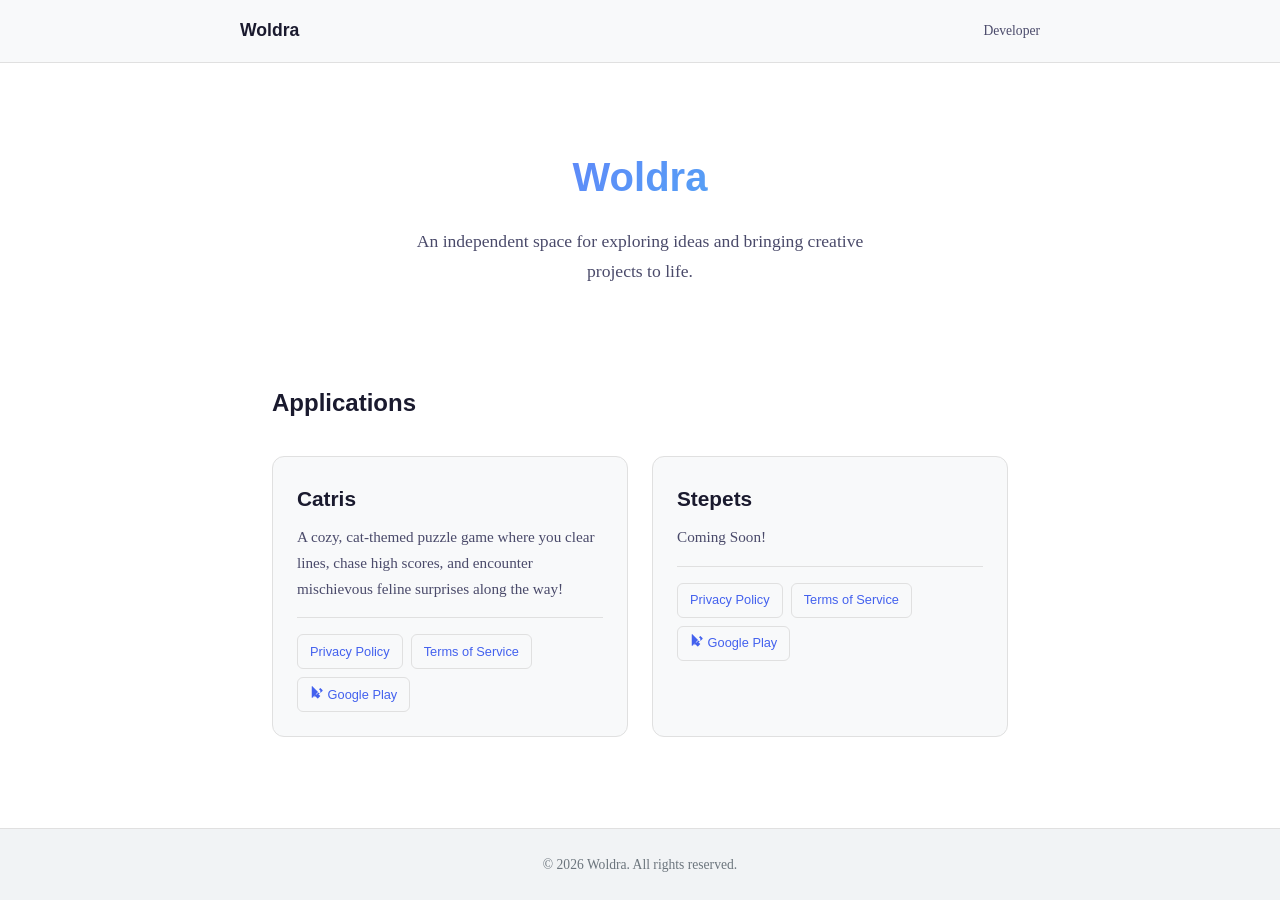
<file: index.html>
<!DOCTYPE html>
<html lang="en">
<head>
  <meta charset="UTF-8">
  <meta name="viewport" content="width=device-width, initial-scale=1.0">
  <title>Woldra - Developer Apps</title>
  <link rel="stylesheet" href="assets/css/base.css">
  <style>
    /* Landing page specific styles */
    .hero {
      text-align: center;
      padding: 3rem 0;
      margin-bottom: 2rem;
    }

    .hero h1 {
      font-family: var(--font-heading);
      font-size: 2.5rem;
      font-weight: 800;
      margin-bottom: 1rem;
      background: linear-gradient(135deg, #6c63ff 0%, #48c6ef 100%);
      -webkit-background-clip: text;
      -webkit-text-fill-color: transparent;
      background-clip: text;
    }

    .hero p {
      font-size: 1.1rem;
      color: var(--text-secondary);
      max-width: 500px;
      margin: 0 auto;
    }

    .apps-grid {
      display: grid;
      grid-template-columns: repeat(auto-fill, minmax(280px, 1fr));
      gap: 1.5rem;
      margin-top: 2rem;
    }

    .app-card {
      background: var(--bg-secondary);
      border: 1px solid var(--border);
      border-radius: 12px;
      padding: 1.5rem;
      color: inherit;
      transition: all 0.2s ease;
    }

    .app-card:hover {
      border-color: var(--accent);
      box-shadow: 0 4px 12px rgba(0, 0, 0, 0.08);
    }

    .app-card h2 {
      font-family: var(--font-heading);
      font-size: 1.3rem;
      font-weight: 600;
      margin-bottom: 0.5rem;
      color: var(--text-primary);
    }

    .app-card p {
      font-size: 0.95rem;
      color: var(--text-secondary);
      margin-bottom: 0;
    }

    .app-card .links {
      display: flex;
      gap: 0.5rem;
      flex-wrap: wrap;
      margin-top: 1rem;
      padding-top: 1rem;
      border-top: 1px solid var(--border);
    }

    .app-card .links a {
      font-family: var(--font-heading);
      font-size: 0.8rem;
      font-weight: 500;
      padding: 0.35rem 0.75rem;
      border: 1px solid var(--border);
      border-radius: 6px;
      color: var(--accent);
      text-decoration: none;
      transition: all 0.2s ease;
    }

    .app-card .links a:hover {
      background: var(--accent);
      color: #ffffff;
      border-color: var(--accent);
    }

    .section-title {
      font-family: var(--font-heading);
      font-size: 1.5rem;
      font-weight: 600;
      margin-top: 3rem;
      margin-bottom: 1rem;
      color: var(--text-primary);
    }
  </style>
</head>
<body>
  <header class="site-header">
    <div class="header-inner">
      <span class="app-name">Woldra</span>
      <span style="font-size: 0.85rem; color: var(--text-secondary);">Developer</span>
    </div>
  </header>

  <main class="main-content">
    <div class="hero">
      <h1>Woldra</h1>
      <p>An independent space for exploring ideas and bringing creative projects to life.</p>
    </div>

    <h2 class="section-title">Applications</h2>
    <div class="apps-grid">
      <!-- Catris -->
      <div class="app-card">
        <h2>Catris</h2>
        <p>A cozy, cat-themed puzzle game where you clear lines, chase high scores, and encounter mischievous feline surprises along the way!</p>
        <div class="links">
          <a href="/catris/privacyPolicy">Privacy Policy</a>
          <a href="/catris/termsOfService">Terms of Service</a>
          <a href="https://play.google.com/store/apps/details?id=com.woldra.catris" target="_blank" rel="noopener noreferrer">
            <svg width="14" height="14" viewBox="0 0 24 24" fill="currentColor"><path d="M3.609 1.814L13.792 12 3.61 22.186a.996.996 0 0 1-.61-.92V2.734a1 1 0 0 1 .609-.92zm10.89 10.893l2.302 2.302-10.937 6.333 8.635-8.635zm3.199-3.199L15.4 7.39 17.702 5.09 21.39 8.777a1.001 1.001 0 0 1 0 1.414l-3.692 3.692zM15.4 16.61l2.302 2.302-3.688 3.688a1.001 1.001 0 0 1-1.414 0L5.09 15.4 15.4 16.61z"/></svg>
            Google Play
          </a>
        </div>
      </div>

      <!-- Stepets (placeholder) -->
      <div class="app-card">
        <h2>Stepets</h2>
        <p>Coming Soon!</p>
        <div class="links">
          <a href="/stepets/privacyPolicy">Privacy Policy</a>
          <a href="/stepets/termsOfService">Terms of Service</a>
          <a href="https://play.google.com/store/apps/details?id=com.woldra.stepets" target="_blank" rel="noopener noreferrer">
            <svg width="14" height="14" viewBox="0 0 24 24" fill="currentColor"><path d="M3.609 1.814L13.792 12 3.61 22.186a.996.996 0 0 1-.61-.92V2.734a1 1 0 0 1 .609-.92zm10.89 10.893l2.302 2.302-10.937 6.333 8.635-8.635zm3.199-3.199L15.4 7.39 17.702 5.09 21.39 8.777a1.001 1.001 0 0 1 0 1.414l-3.692 3.692zM15.4 16.61l2.302 2.302-3.688 3.688a1.001 1.001 0 0 1-1.414 0L5.09 15.4 15.4 16.61z"/></svg>
            Google Play
          </a>
        </div>
      </div>
    </div>
  </main>

  <footer class="site-footer">
    <div class="footer-inner">
      <p>&copy; 2026 Woldra. All rights reserved.</p>
    </div>
  </footer>
</body>
</html>
</file>
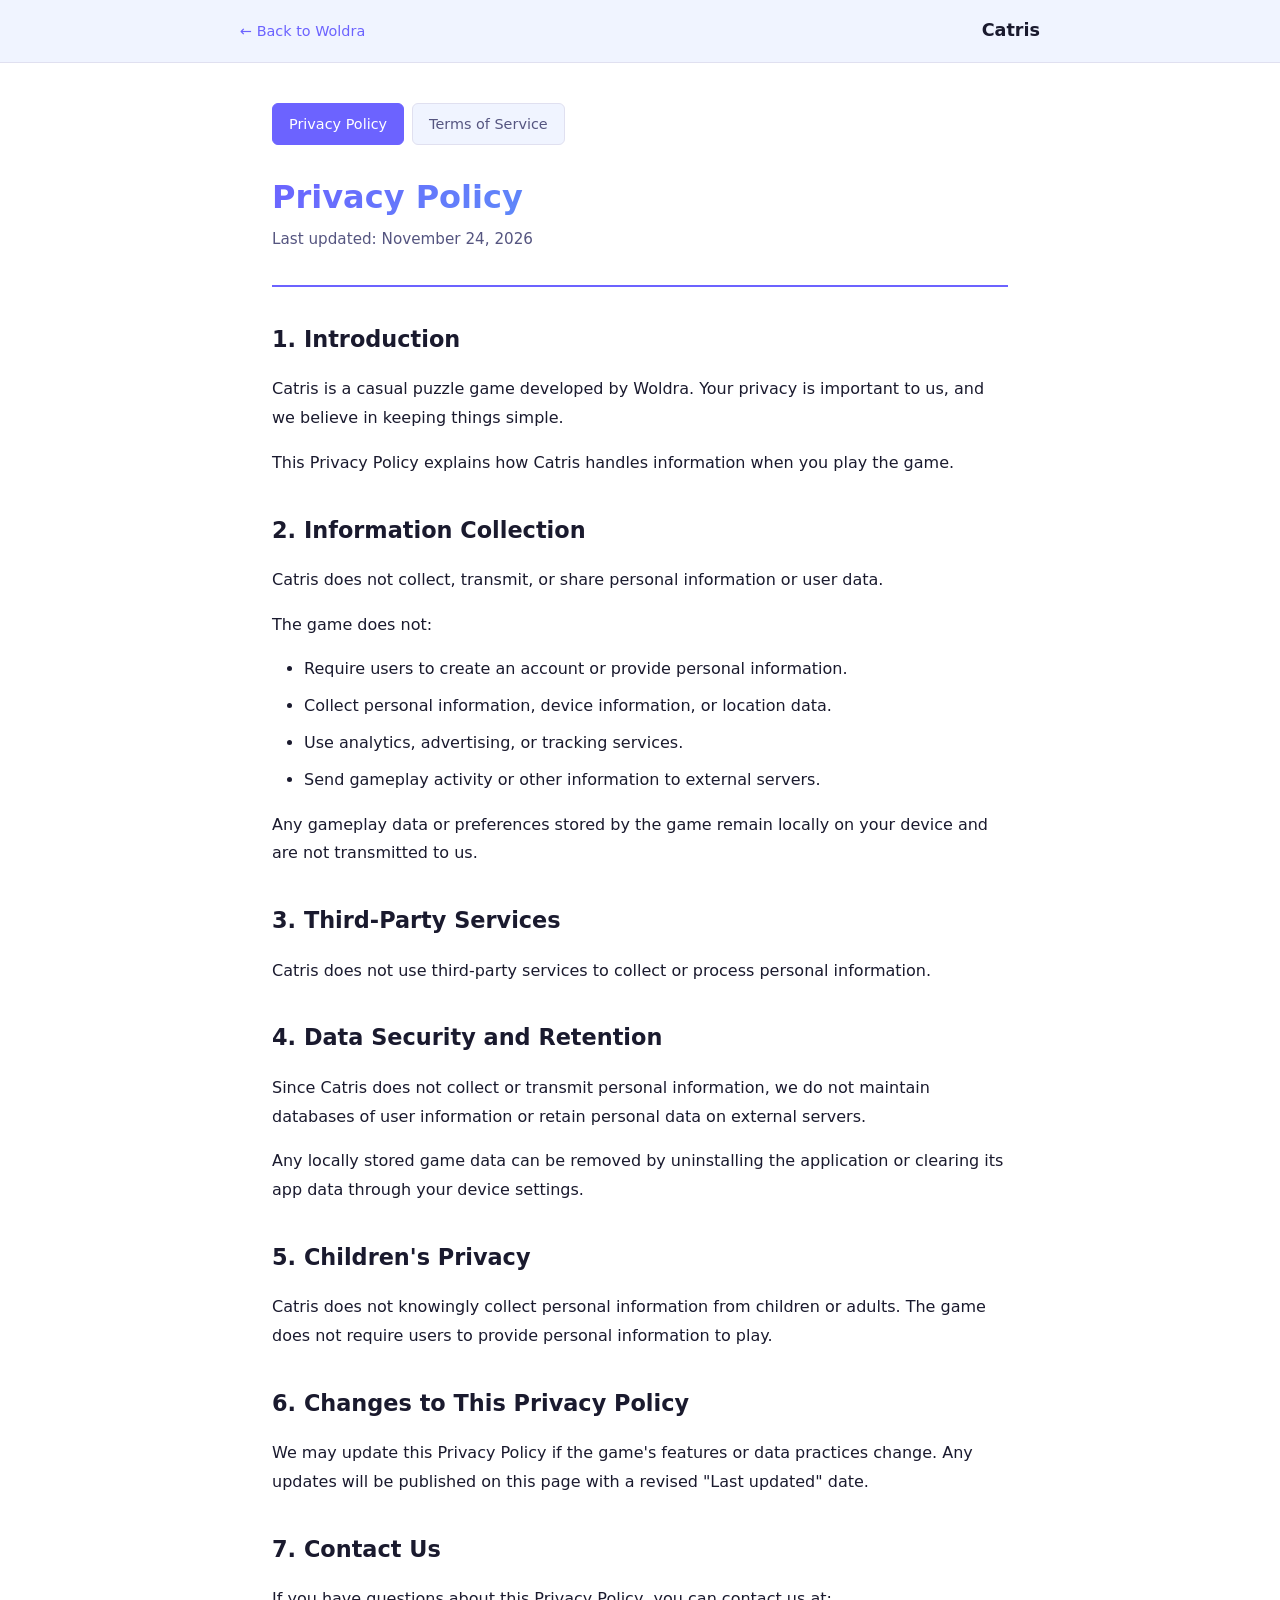
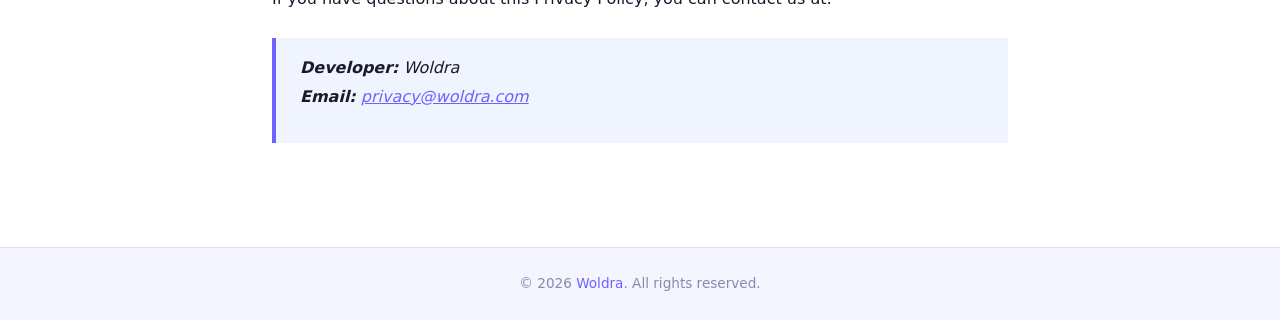
<file: catris/privacyPolicy/index.html>
<!DOCTYPE html>
<html lang="en">
<head>
  <meta charset="UTF-8">
  <meta name="viewport" content="width=device-width, initial-scale=1.0">
  <title>Privacy Policy - Catris | Woldra</title>
  <link rel="stylesheet" href="./../../assets/css/base.css">
  <link rel="stylesheet" href="../theme.css">
</head>
<body>
  <header class="site-header">
    <div class="header-inner">
      <a href="/" class="back-link">&larr; Back to Woldra</a>
      <span class="app-name">Catris</span>
    </div>
  </header>

  <main class="main-content">
    <nav class="page-nav">
      <a href="/catris/privacyPolicy" class="active">Privacy Policy</a>
      <a href="/catris/termsOfService">Terms of Service</a>
    </nav>

    <h1 class="page-title">Privacy Policy</h1>
    <p class="page-subtitle">Last updated: November 24, 2026</p>

    <div class="document-content">
      <h2>1. Introduction</h2>
      <p>Catris is a casual puzzle game developed by Woldra. Your privacy is important to us, and we believe in keeping things simple.</p>
      <p>This Privacy Policy explains how Catris handles information when you play the game.</p>

      <h2>2. Information Collection</h2>
      <p>Catris does not collect, transmit, or share personal information or user data.</p>
      <p>The game does not:</p>
      <ul>
        <li>Require users to create an account or provide personal information.</li>
        <li>Collect personal information, device information, or location data.</li>
        <li>Use analytics, advertising, or tracking services.</li>
        <li>Send gameplay activity or other information to external servers.</li>
      </ul>
      <p>Any gameplay data or preferences stored by the game remain locally on your device and are not transmitted to us.</p>

      <h2>3. Third-Party Services</h2>
      <p>Catris does not use third-party services to collect or process personal information.</p>

      <h2>4. Data Security and Retention</h2>
      <p>Since Catris does not collect or transmit personal information, we do not maintain databases of user information or retain personal data on external servers.</p>
      <p>Any locally stored game data can be removed by uninstalling the application or clearing its app data through your device settings.</p>

      <h2>5. Children's Privacy</h2>
      <p>Catris does not knowingly collect personal information from children or adults. The game does not require users to provide personal information to play.</p>

      <h2>6. Changes to This Privacy Policy</h2>
      <p>We may update this Privacy Policy if the game's features or data practices change. Any updates will be published on this page with a revised "Last updated" date.</p>

      <h2>7. Contact Us</h2>
      <p>If you have questions about this Privacy Policy, you can contact us at:</p>
      <blockquote>
        <p><strong>Developer:</strong> Woldra<br>
        <strong>Email:</strong> <a href="mailto:privacy@woldra.com">privacy@woldra.com</a></p>
      </blockquote>
    </div>
  </main>

  <footer class="site-footer">
    <div class="footer-inner">
      <p>&copy; 2026 <a href="./../../">Woldra</a>. All rights reserved.</p>
    </div>
  </footer>
</body>
</html>
</file>
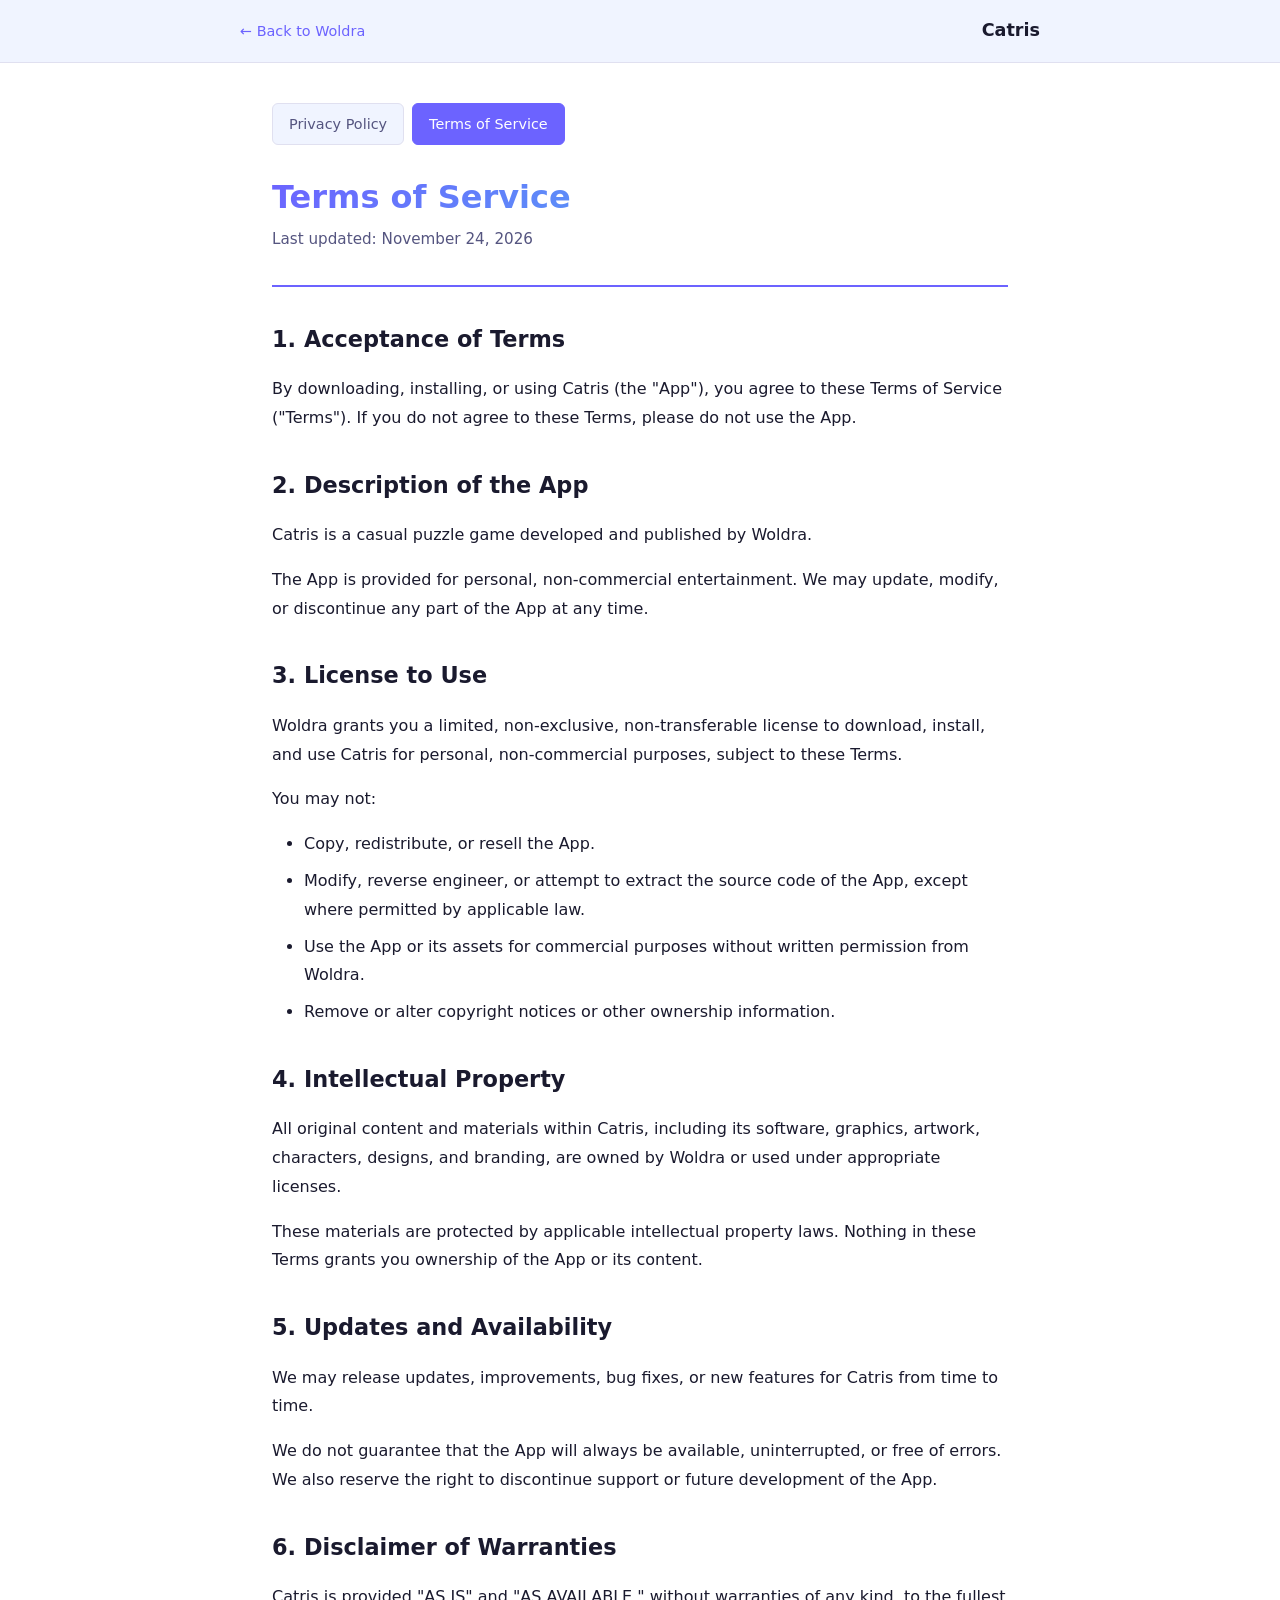
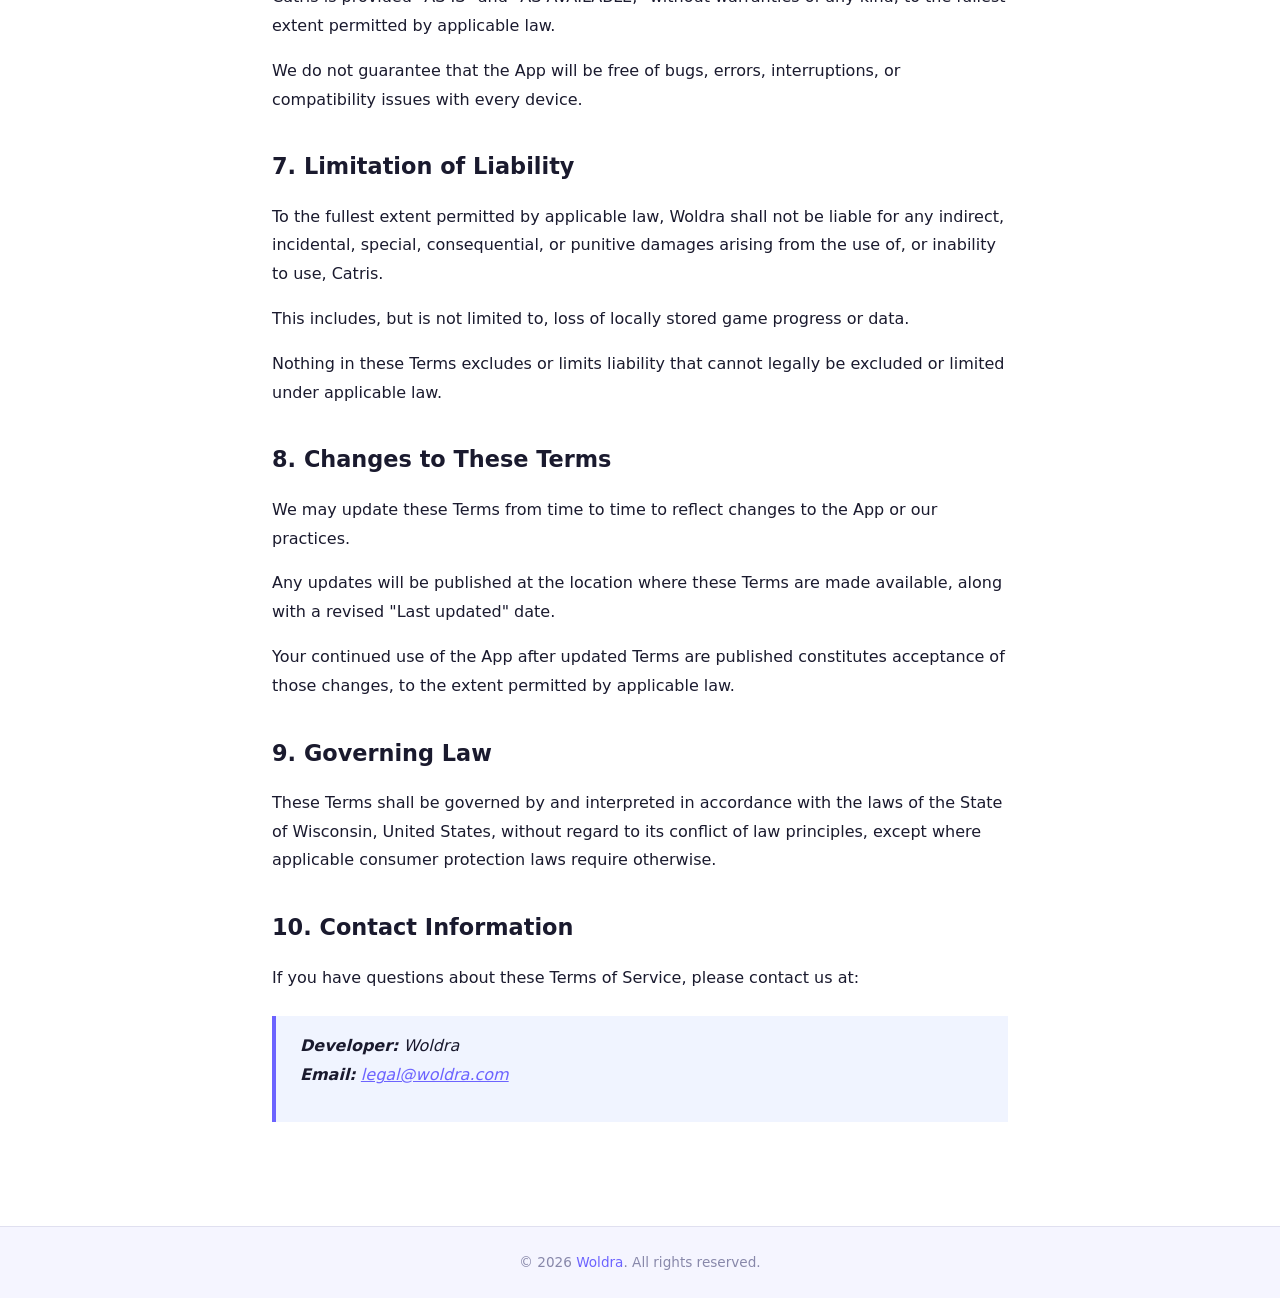
<file: catris/termsOfService/index.html>
<!DOCTYPE html>
<html lang="en">
<head>
  <meta charset="UTF-8">
  <meta name="viewport" content="width=device-width, initial-scale=1.0">
  <title>Terms of Service - Catris | Woldra</title>
  <link rel="stylesheet" href="./../../assets/css/base.css">
  <link rel="stylesheet" href="../theme.css">
</head>
<body>
  <header class="site-header">
    <div class="header-inner">
      <a href="/" class="back-link">&larr; Back to Woldra</a>
      <span class="app-name">Catris</span>
    </div>
  </header>

  <main class="main-content">
    <nav class="page-nav">
      <a href="/catris/privacyPolicy">Privacy Policy</a>
      <a href="/catris/termsOfService" class="active">Terms of Service</a>
    </nav>

    <h1 class="page-title">Terms of Service</h1>
    <p class="page-subtitle">Last updated: November 24, 2026</p>

    <div class="document-content">
      <h2>1. Acceptance of Terms</h2>
      <p>By downloading, installing, or using Catris (the "App"), you agree to these Terms of Service ("Terms"). If you do not agree to these Terms, please do not use the App.</p>

      <h2>2. Description of the App</h2>
      <p>Catris is a casual puzzle game developed and published by Woldra.</p>
      <p>The App is provided for personal, non-commercial entertainment. We may update, modify, or discontinue any part of the App at any time.</p>

      <h2>3. License to Use</h2>
      <p>Woldra grants you a limited, non-exclusive, non-transferable license to download, install, and use Catris for personal, non-commercial purposes, subject to these Terms.</p>
      <p>You may not:</p>
      <ul>
        <li>Copy, redistribute, or resell the App.</li>
        <li>Modify, reverse engineer, or attempt to extract the source code of the App, except where permitted by applicable law.</li>
        <li>Use the App or its assets for commercial purposes without written permission from Woldra.</li>
        <li>Remove or alter copyright notices or other ownership information.</li>
      </ul>

      <h2>4. Intellectual Property</h2>
      <p>All original content and materials within Catris, including its software, graphics, artwork, characters, designs, and branding, are owned by Woldra or used under appropriate licenses.</p>
      <p>These materials are protected by applicable intellectual property laws. Nothing in these Terms grants you ownership of the App or its content.</p>

      <h2>5. Updates and Availability</h2>
      <p>We may release updates, improvements, bug fixes, or new features for Catris from time to time.</p>
      <p>We do not guarantee that the App will always be available, uninterrupted, or free of errors. We also reserve the right to discontinue support or future development of the App.</p>

      <h2>6. Disclaimer of Warranties</h2>
      <p>Catris is provided "AS IS" and "AS AVAILABLE," without warranties of any kind, to the fullest extent permitted by applicable law.</p>
      <p>We do not guarantee that the App will be free of bugs, errors, interruptions, or compatibility issues with every device.</p>

      <h2>7. Limitation of Liability</h2>
      <p>To the fullest extent permitted by applicable law, Woldra shall not be liable for any indirect, incidental, special, consequential, or punitive damages arising from the use of, or inability to use, Catris.</p>
      <p>This includes, but is not limited to, loss of locally stored game progress or data.</p>
      <p>Nothing in these Terms excludes or limits liability that cannot legally be excluded or limited under applicable law.</p>

      <h2>8. Changes to These Terms</h2>
      <p>We may update these Terms from time to time to reflect changes to the App or our practices.</p>
      <p>Any updates will be published at the location where these Terms are made available, along with a revised "Last updated" date.</p>
      <p>Your continued use of the App after updated Terms are published constitutes acceptance of those changes, to the extent permitted by applicable law.</p>

      <h2>9. Governing Law</h2>
      <p>These Terms shall be governed by and interpreted in accordance with the laws of the State of Wisconsin, United States, without regard to its conflict of law principles, except where applicable consumer protection laws require otherwise.</p>

      <h2>10. Contact Information</h2>
      <p>If you have questions about these Terms of Service, please contact us at:</p>
      <blockquote>
        <p><strong>Developer:</strong> Woldra<br>
        <strong>Email:</strong> <a href="mailto:legal@woldra.com">legal@woldra.com</a></p>
      </blockquote>
    </div>
  </main>

  <footer class="site-footer">
    <div class="footer-inner">
      <p>&copy; 2026 <a href="./../../">Woldra</a>. All rights reserved.</p>
    </div>
  </footer>
</body>
</html>
</file>
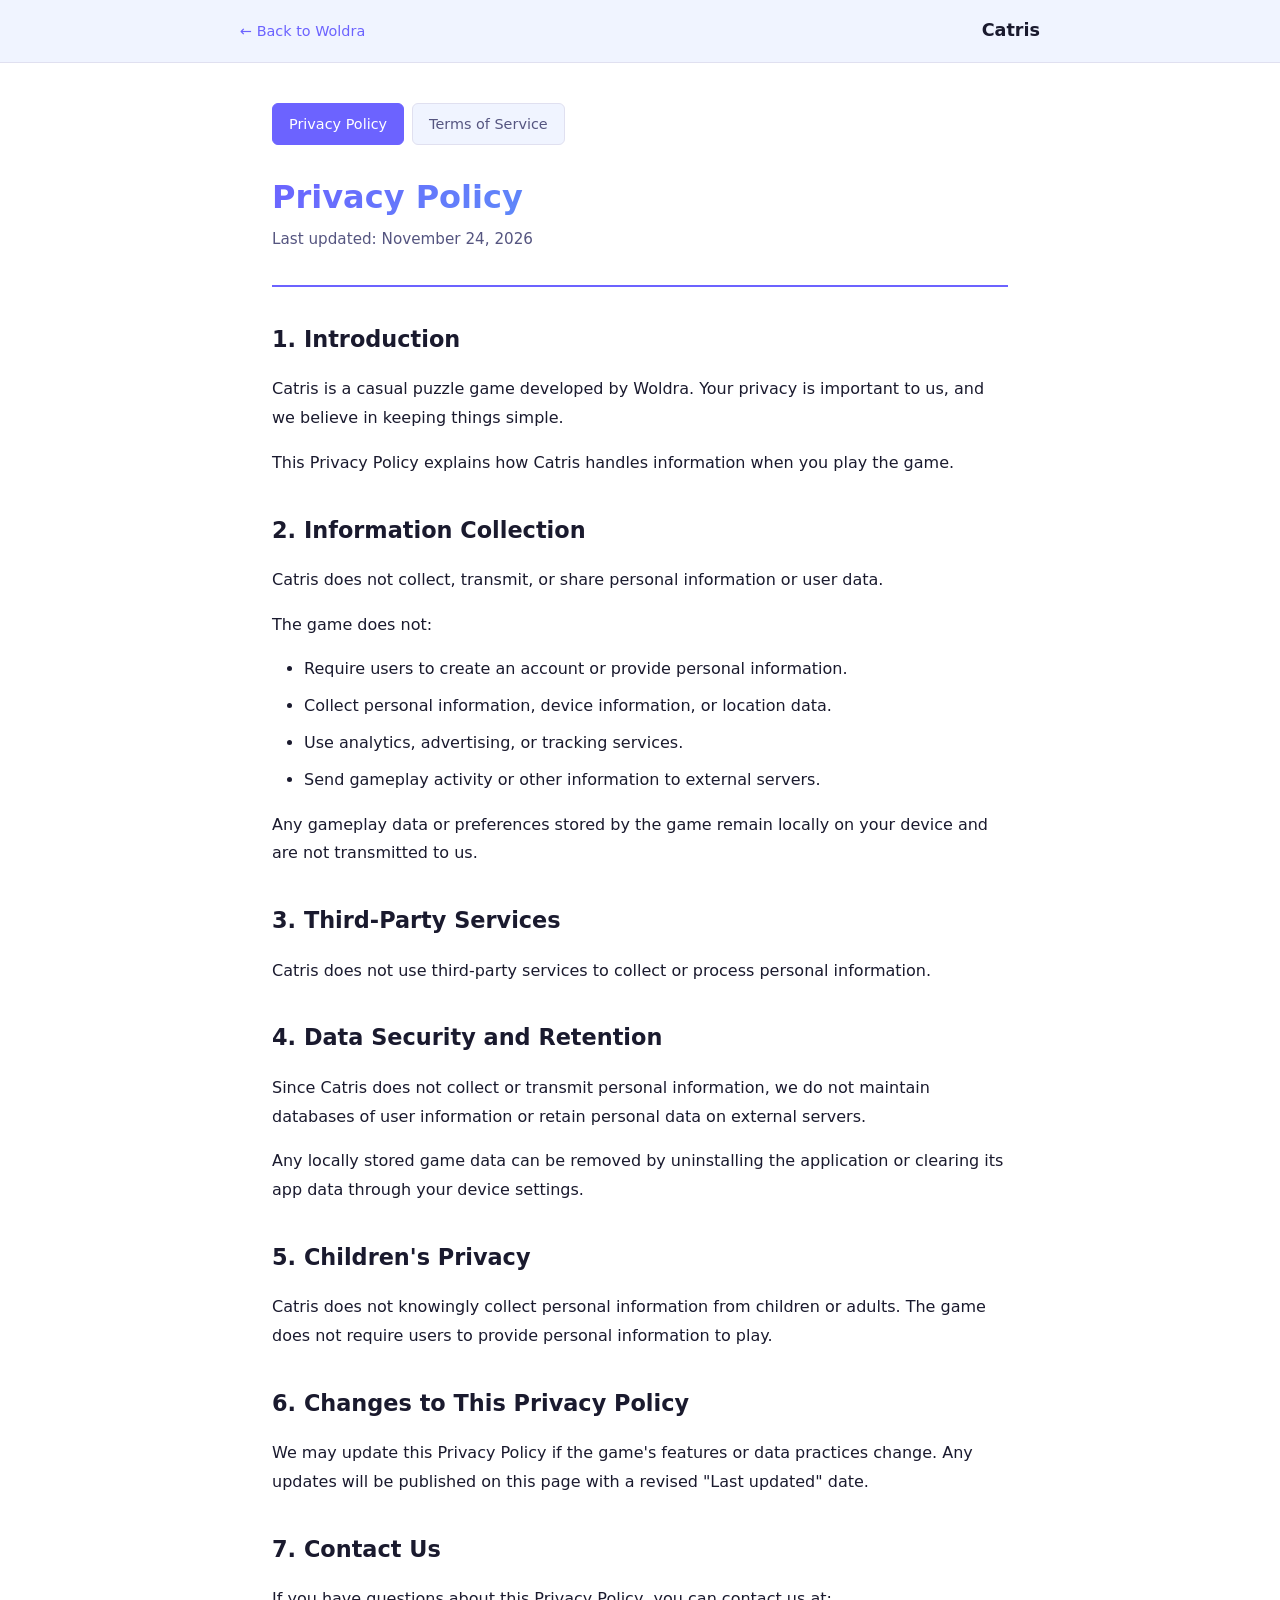
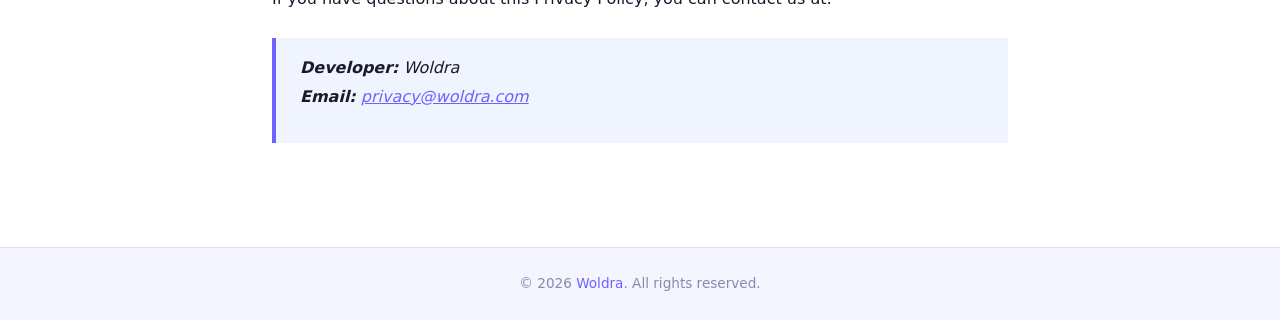
<file: apps/catris/privacyPolicy/index.html>
<!DOCTYPE html>
<html lang="en">
<head>
  <meta charset="UTF-8">
  <meta name="viewport" content="width=device-width, initial-scale=1.0">
  <title>Privacy Policy - Catris | Woldra</title>
  <link rel="stylesheet" href="../../../assets/css/base.css">
  <link rel="stylesheet" href="../theme.css">
</head>
<body>
  <header class="site-header">
    <div class="header-inner">
      <a href="../../../" class="back-link">&larr; Back to Woldra</a>
      <span class="app-name">Catris</span>
    </div>
  </header>

  <main class="main-content">
    <nav class="page-nav">
      <a href="privacyPolicy" class="active">Privacy Policy</a>
      <a href="termsOfService">Terms of Service</a>
    </nav>

    <h1 class="page-title">Privacy Policy</h1>
    <p class="page-subtitle">Last updated: November 24, 2026</p>

    <div class="document-content">
      <h2>1. Introduction</h2>
      <p>Catris is a casual puzzle game developed by Woldra. Your privacy is important to us, and we believe in keeping things simple.</p>
      <p>This Privacy Policy explains how Catris handles information when you play the game.</p>

      <h2>2. Information Collection</h2>
      <p>Catris does not collect, transmit, or share personal information or user data.</p>
      <p>The game does not:</p>
      <ul>
        <li>Require users to create an account or provide personal information.</li>
        <li>Collect personal information, device information, or location data.</li>
        <li>Use analytics, advertising, or tracking services.</li>
        <li>Send gameplay activity or other information to external servers.</li>
      </ul>
      <p>Any gameplay data or preferences stored by the game remain locally on your device and are not transmitted to us.</p>

      <h2>3. Third-Party Services</h2>
      <p>Catris does not use third-party services to collect or process personal information.</p>

      <h2>4. Data Security and Retention</h2>
      <p>Since Catris does not collect or transmit personal information, we do not maintain databases of user information or retain personal data on external servers.</p>
      <p>Any locally stored game data can be removed by uninstalling the application or clearing its app data through your device settings.</p>

      <h2>5. Children's Privacy</h2>
      <p>Catris does not knowingly collect personal information from children or adults. The game does not require users to provide personal information to play.</p>

      <h2>6. Changes to This Privacy Policy</h2>
      <p>We may update this Privacy Policy if the game's features or data practices change. Any updates will be published on this page with a revised "Last updated" date.</p>

      <h2>7. Contact Us</h2>
      <p>If you have questions about this Privacy Policy, you can contact us at:</p>
      <blockquote>
        <p><strong>Developer:</strong> Woldra<br>
        <strong>Email:</strong> <a href="mailto:privacy@woldra.com">privacy@woldra.com</a></p>
      </blockquote>
    </div>
  </main>

  <footer class="site-footer">
    <div class="footer-inner">
      <p>&copy; 2026 <a href="../../../">Woldra</a>. All rights reserved.</p>
    </div>
  </footer>
</body>
</html>
</file>
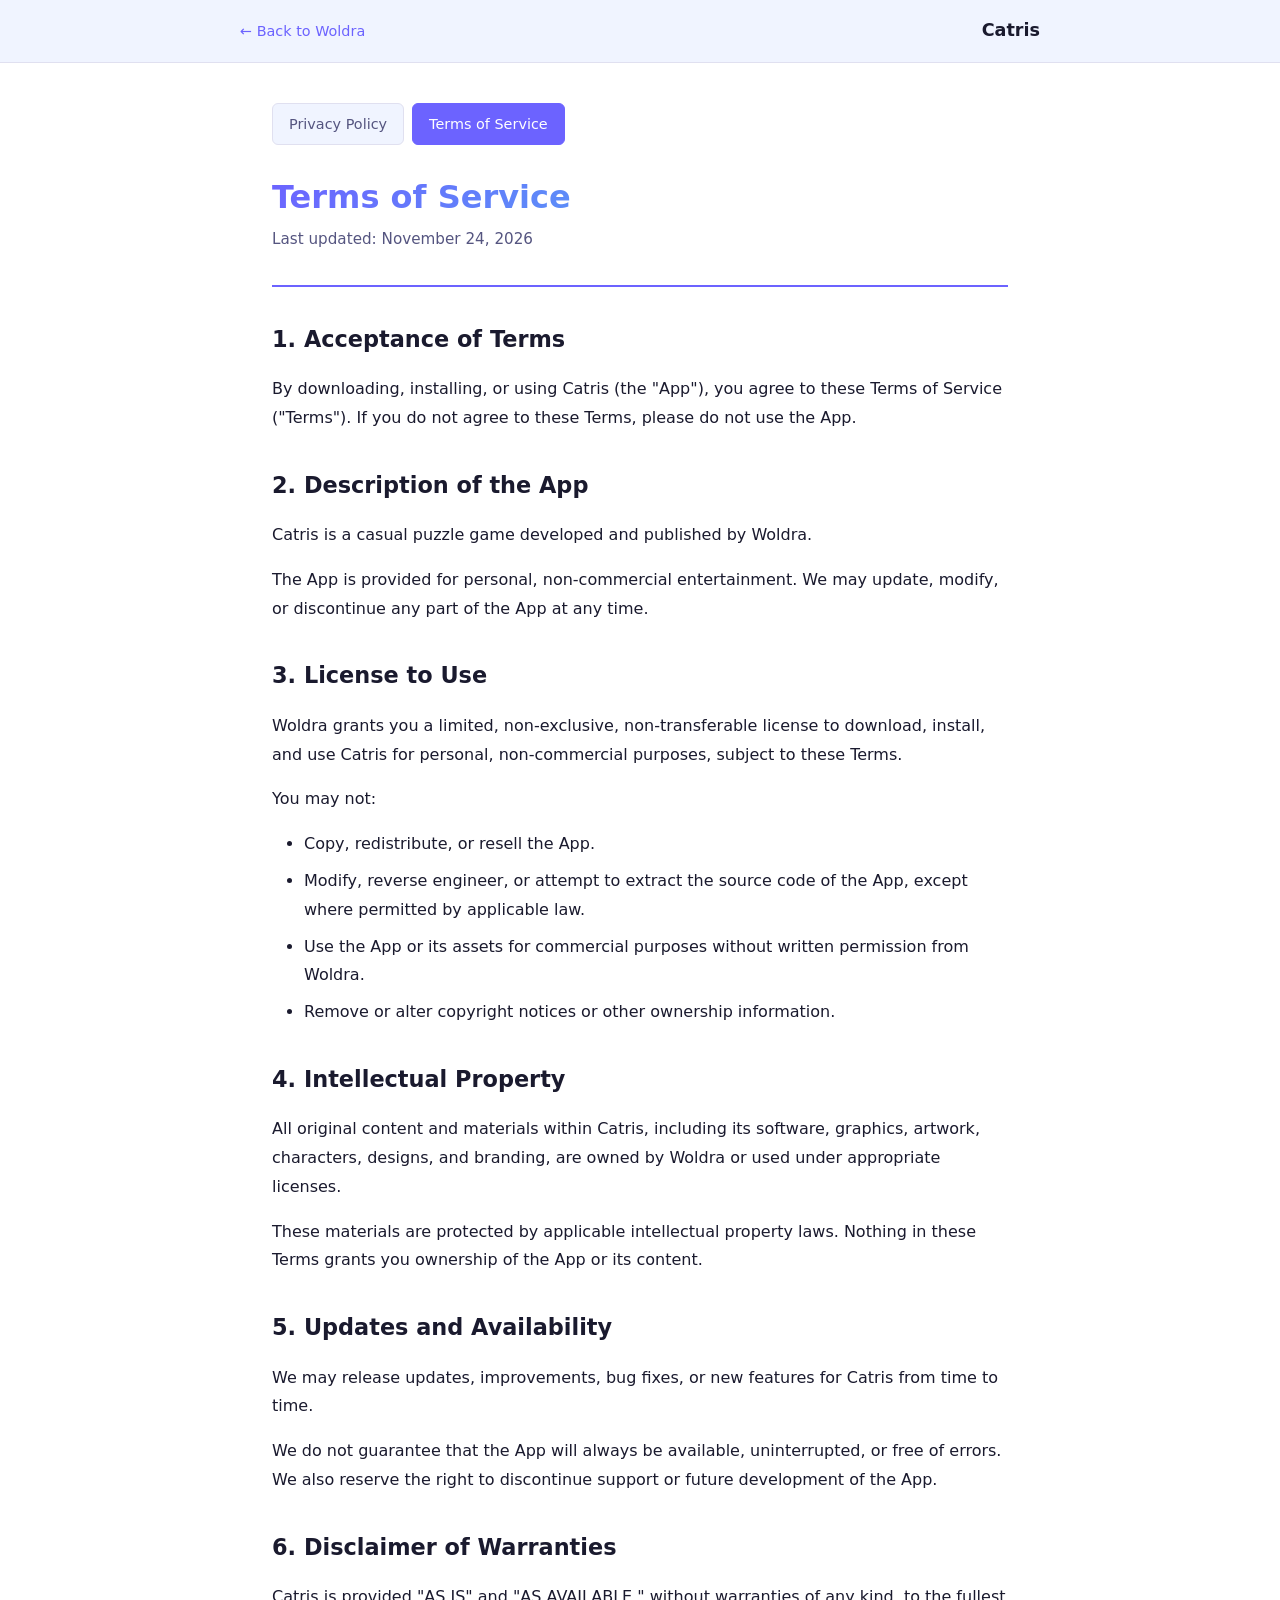
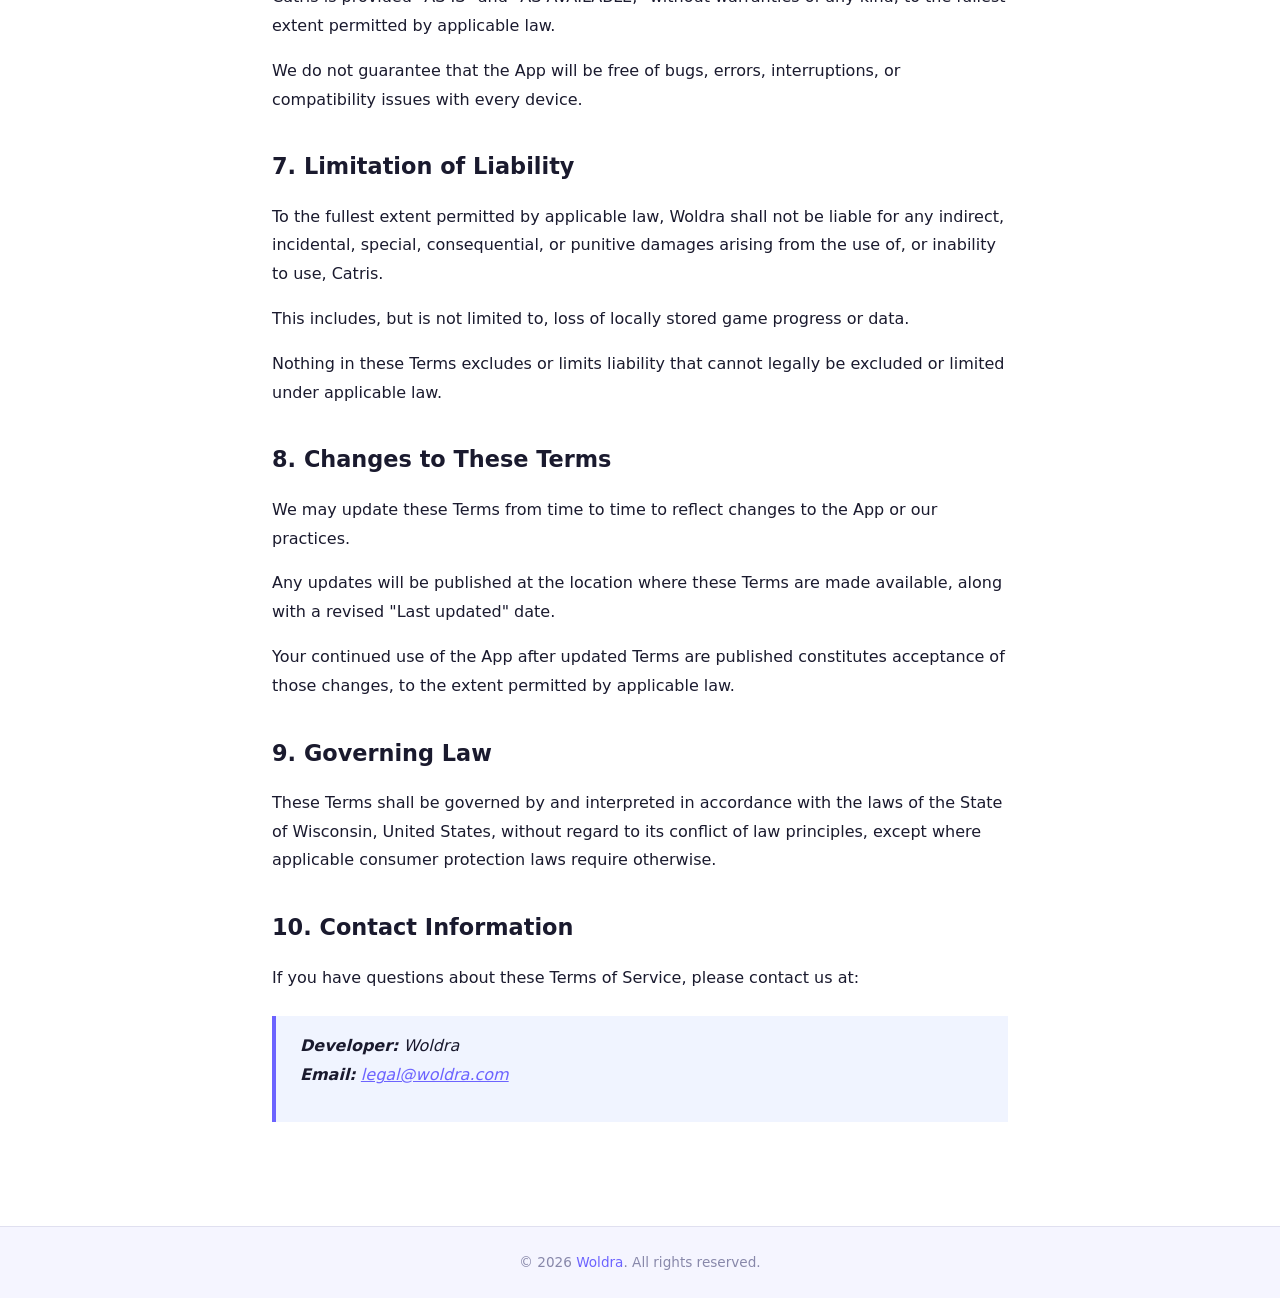
<file: apps/catris/termsOfService/index.html>
<!DOCTYPE html>
<html lang="en">
<head>
  <meta charset="UTF-8">
  <meta name="viewport" content="width=device-width, initial-scale=1.0">
  <title>Terms of Service - Catris | Woldra</title>
  <link rel="stylesheet" href="../../../assets/css/base.css">
  <link rel="stylesheet" href="../theme.css">
</head>
<body>
  <header class="site-header">
    <div class="header-inner">
      <a href="../../../" class="back-link">&larr; Back to Woldra</a>
      <span class="app-name">Catris</span>
    </div>
  </header>

  <main class="main-content">
    <nav class="page-nav">
      <a href="privacyPolicy">Privacy Policy</a>
      <a href="termsOfService" class="active">Terms of Service</a>
    </nav>

    <h1 class="page-title">Terms of Service</h1>
    <p class="page-subtitle">Last updated: November 24, 2026</p>

    <div class="document-content">
      <h2>1. Acceptance of Terms</h2>
      <p>By downloading, installing, or using Catris (the "App"), you agree to these Terms of Service ("Terms"). If you do not agree to these Terms, please do not use the App.</p>

      <h2>2. Description of the App</h2>
      <p>Catris is a casual puzzle game developed and published by Woldra.</p>
      <p>The App is provided for personal, non-commercial entertainment. We may update, modify, or discontinue any part of the App at any time.</p>

      <h2>3. License to Use</h2>
      <p>Woldra grants you a limited, non-exclusive, non-transferable license to download, install, and use Catris for personal, non-commercial purposes, subject to these Terms.</p>
      <p>You may not:</p>
      <ul>
        <li>Copy, redistribute, or resell the App.</li>
        <li>Modify, reverse engineer, or attempt to extract the source code of the App, except where permitted by applicable law.</li>
        <li>Use the App or its assets for commercial purposes without written permission from Woldra.</li>
        <li>Remove or alter copyright notices or other ownership information.</li>
      </ul>

      <h2>4. Intellectual Property</h2>
      <p>All original content and materials within Catris, including its software, graphics, artwork, characters, designs, and branding, are owned by Woldra or used under appropriate licenses.</p>
      <p>These materials are protected by applicable intellectual property laws. Nothing in these Terms grants you ownership of the App or its content.</p>

      <h2>5. Updates and Availability</h2>
      <p>We may release updates, improvements, bug fixes, or new features for Catris from time to time.</p>
      <p>We do not guarantee that the App will always be available, uninterrupted, or free of errors. We also reserve the right to discontinue support or future development of the App.</p>

      <h2>6. Disclaimer of Warranties</h2>
      <p>Catris is provided "AS IS" and "AS AVAILABLE," without warranties of any kind, to the fullest extent permitted by applicable law.</p>
      <p>We do not guarantee that the App will be free of bugs, errors, interruptions, or compatibility issues with every device.</p>

      <h2>7. Limitation of Liability</h2>
      <p>To the fullest extent permitted by applicable law, Woldra shall not be liable for any indirect, incidental, special, consequential, or punitive damages arising from the use of, or inability to use, Catris.</p>
      <p>This includes, but is not limited to, loss of locally stored game progress or data.</p>
      <p>Nothing in these Terms excludes or limits liability that cannot legally be excluded or limited under applicable law.</p>

      <h2>8. Changes to These Terms</h2>
      <p>We may update these Terms from time to time to reflect changes to the App or our practices.</p>
      <p>Any updates will be published at the location where these Terms are made available, along with a revised "Last updated" date.</p>
      <p>Your continued use of the App after updated Terms are published constitutes acceptance of those changes, to the extent permitted by applicable law.</p>

      <h2>9. Governing Law</h2>
      <p>These Terms shall be governed by and interpreted in accordance with the laws of the State of Wisconsin, United States, without regard to its conflict of law principles, except where applicable consumer protection laws require otherwise.</p>

      <h2>10. Contact Information</h2>
      <p>If you have questions about these Terms of Service, please contact us at:</p>
      <blockquote>
        <p><strong>Developer:</strong> Woldra<br>
        <strong>Email:</strong> <a href="mailto:legal@woldra.com">legal@woldra.com</a></p>
      </blockquote>
    </div>
  </main>

  <footer class="site-footer">
    <div class="footer-inner">
      <p>&copy; 2026 <a href="../../../">Woldra</a>. All rights reserved.</p>
    </div>
  </footer>
</body>
</html>
</file>
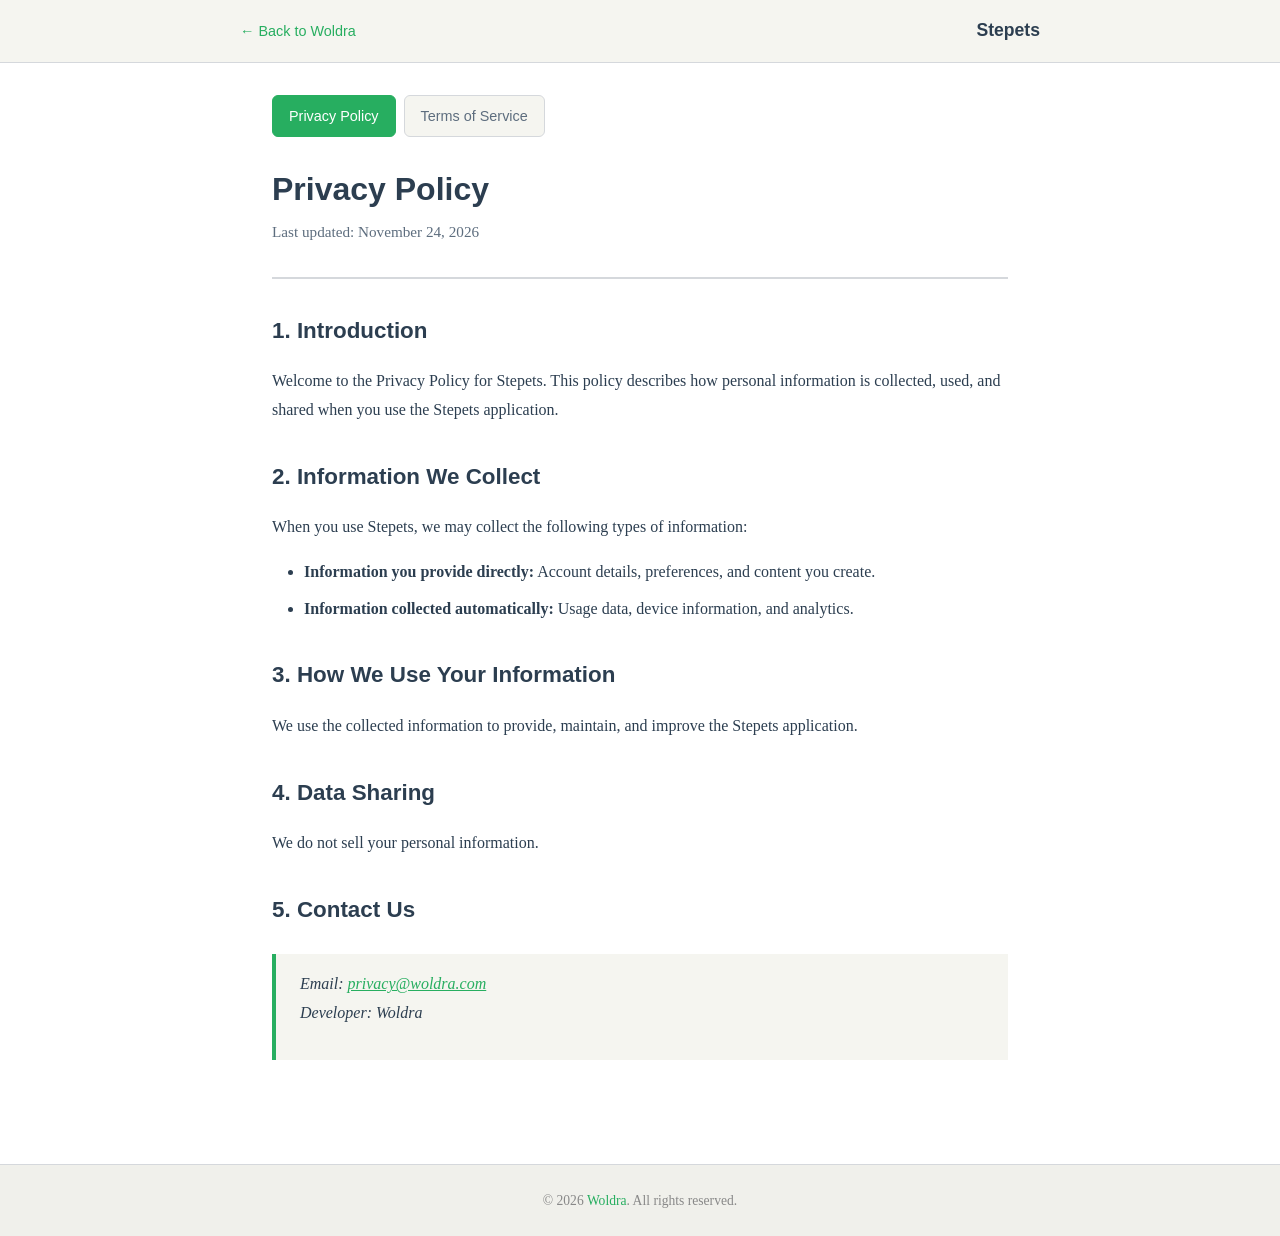
<file: apps/stepets/privacyPolicy/index.html>
<!DOCTYPE html>
<html lang="en">
<head>
  <meta charset="UTF-8">
  <meta name="viewport" content="width=device-width, initial-scale=1.0">
  <title>Privacy Policy - Stepets | Woldra</title>
  <link rel="stylesheet" href="../../../assets/css/base.css">
  <link rel="stylesheet" href="../theme.css">
</head>
<body>
  <header class="site-header">
    <div class="header-inner">
      <a href="../../../" class="back-link">&larr; Back to Woldra</a>
      <span class="app-name">Stepets</span>
    </div>
  </header>

  <main class="main-content">
    <nav class="page-nav">
      <a href="privacyPolicy" class="active">Privacy Policy</a>
      <a href="termsOfService">Terms of Service</a>
    </nav>

    <h1 class="page-title">Privacy Policy</h1>
    <p class="page-subtitle">Last updated: November 24, 2026</p>

    <div class="document-content">
      <h2>1. Introduction</h2>
      <p>Welcome to the Privacy Policy for Stepets. This policy describes how personal information is collected, used, and shared when you use the Stepets application.</p>

      <h2>2. Information We Collect</h2>
      <p>When you use Stepets, we may collect the following types of information:</p>
      <ul>
        <li><strong>Information you provide directly:</strong> Account details, preferences, and content you create.</li>
        <li><strong>Information collected automatically:</strong> Usage data, device information, and analytics.</li>
      </ul>

      <h2>3. How We Use Your Information</h2>
      <p>We use the collected information to provide, maintain, and improve the Stepets application.</p>

      <h2>4. Data Sharing</h2>
      <p>We do not sell your personal information.</p>

      <h2>5. Contact Us</h2>
      <blockquote>
        <p>Email: <a href="mailto:privacy@woldra.com">privacy@woldra.com</a><br>
        Developer: Woldra</p>
      </blockquote>
    </div>
  </main>

  <footer class="site-footer">
    <div class="footer-inner">
      <p>&copy; 2026 <a href="../../../">Woldra</a>. All rights reserved.</p>
    </div>
  </footer>
</body>
</html>
</file>
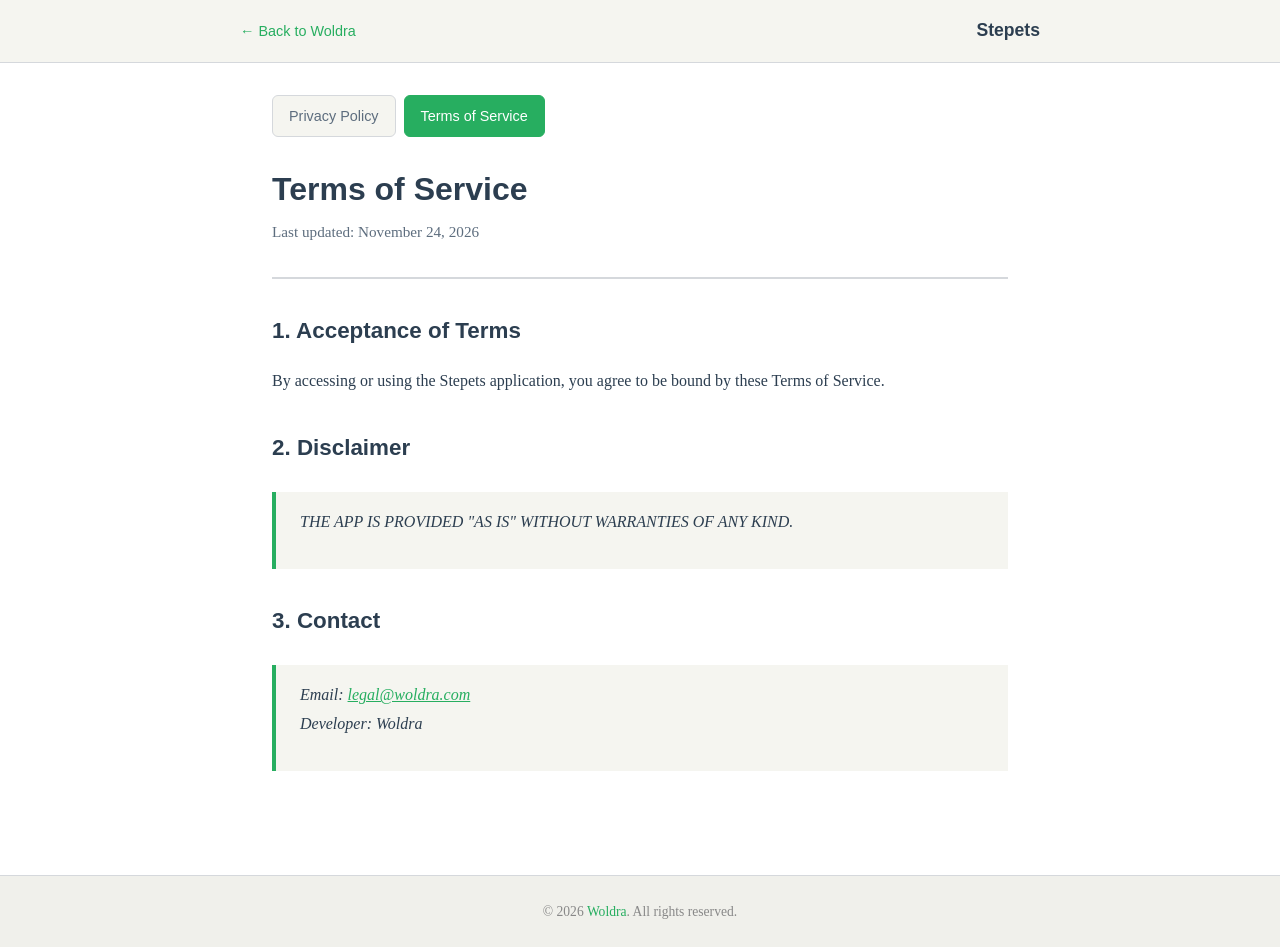
<file: apps/stepets/termsOfService/index.html>
<!DOCTYPE html>
<html lang="en">
<head>
  <meta charset="UTF-8">
  <meta name="viewport" content="width=device-width, initial-scale=1.0">
  <title>Terms of Service - Stepets | Woldra</title>
  <link rel="stylesheet" href="../../../assets/css/base.css">
  <link rel="stylesheet" href="../theme.css">
</head>
<body>
  <header class="site-header">
    <div class="header-inner">
      <a href="../../../" class="back-link">&larr; Back to Woldra</a>
      <span class="app-name">Stepets</span>
    </div>
  </header>

  <main class="main-content">
    <nav class="page-nav">
      <a href="privacyPolicy">Privacy Policy</a>
      <a href="termsOfService" class="active">Terms of Service</a>
    </nav>

    <h1 class="page-title">Terms of Service</h1>
    <p class="page-subtitle">Last updated: November 24, 2026</p>

    <div class="document-content">
      <h2>1. Acceptance of Terms</h2>
      <p>By accessing or using the Stepets application, you agree to be bound by these Terms of Service.</p>

      <h2>2. Disclaimer</h2>
      <blockquote>
        <p>THE APP IS PROVIDED "AS IS" WITHOUT WARRANTIES OF ANY KIND.</p>
      </blockquote>

      <h2>3. Contact</h2>
      <blockquote>
        <p>Email: <a href="mailto:legal@woldra.com">legal@woldra.com</a><br>
        Developer: Woldra</p>
      </blockquote>
    </div>
  </main>

  <footer class="site-footer">
    <div class="footer-inner">
      <p>&copy; 2026 <a href="../../../">Woldra</a>. All rights reserved.</p>
    </div>
  </footer>
</body>
</html>
</file>
<file: assets/css/base.css>
/* ============================================
   BASE STYLES - Shared across all apps
   ============================================ */

:root {
  /* Typography */
  --font-body: 'Georgia', 'Times New Roman', serif;
  --font-heading: 'Helvetica Neue', Arial, sans-serif;

  /* Layout */
  --max-width: 800px;
  --content-padding: 2rem;

  /* Colors - light mode default */
  --bg-primary: #ffffff;
  --bg-secondary: #f8f9fa;
  --text-primary: #1a1a2e;
  --text-secondary: #4a4a6a;
  --accent: #4361ee;
  --accent-hover: #3a56d4;
  --border: #e0e0e0;
  --footer-bg: #f1f3f5;
  --footer-text: #6c757d;

  /* Spacing */
  --header-height: 60px;
  --section-gap: 2rem;
}

* {
  margin: 0;
  padding: 0;
  box-sizing: border-box;
}

body {
  font-family: var(--font-body);
  font-size: 16px;
  line-height: 1.7;
  color: var(--text-primary);
  background-color: var(--bg-primary);
  min-height: 100vh;
  display: flex;
  flex-direction: column;
}

/* Header */
.site-header {
  background: var(--bg-secondary);
  border-bottom: 1px solid var(--border);
  padding: 1rem var(--content-padding);
  position: sticky;
  top: 0;
  z-index: 100;
}

.header-inner {
  max-width: var(--max-width);
  margin: 0 auto;
  display: flex;
  justify-content: space-between;
  align-items: center;
}

.back-link {
  color: var(--accent);
  text-decoration: none;
  font-family: var(--font-heading);
  font-size: 0.9rem;
  font-weight: 500;
  transition: color 0.2s ease;
}

.back-link:hover {
  color: var(--accent-hover);
  text-decoration: underline;
}

.app-name {
  font-family: var(--font-heading);
  font-size: 1.1rem;
  font-weight: 600;
  color: var(--text-primary);
}

/* Main content */
.main-content {
  flex: 1;
  max-width: var(--max-width);
  margin: 0 auto;
  padding: var(--section-gap) var(--content-padding);
  width: 100%;
}

/* Page title */
.page-title {
  font-family: var(--font-heading);
  font-size: 2rem;
  font-weight: 700;
  color: var(--text-primary);
  margin-bottom: 0.5rem;
  line-height: 1.3;
}

.page-subtitle {
  font-size: 0.95rem;
  color: var(--text-secondary);
  margin-bottom: var(--section-gap);
  padding-bottom: var(--section-gap);
  border-bottom: 2px solid var(--border);
}

/* Document content */
.document-content {
  font-size: 1rem;
  line-height: 1.8;
}

.document-content h2 {
  font-family: var(--font-heading);
  font-size: 1.4rem;
  font-weight: 600;
  margin-top: 2rem;
  margin-bottom: 1rem;
  color: var(--text-primary);
}

.document-content h3 {
  font-family: var(--font-heading);
  font-size: 1.15rem;
  font-weight: 600;
  margin-top: 1.5rem;
  margin-bottom: 0.75rem;
  color: var(--text-secondary);
}

.document-content p {
  margin-bottom: 1rem;
}

.document-content ul,
.document-content ol {
  margin-bottom: 1rem;
  padding-left: 2rem;
}

.document-content li {
  margin-bottom: 0.5rem;
}

.document-content a {
  color: var(--accent);
  text-decoration: underline;
}

.document-content a:hover {
  color: var(--accent-hover);
}

.document-content blockquote {
  border-left: 4px solid var(--accent);
  padding: 1rem 1.5rem;
  margin: 1.5rem 0;
  background: var(--bg-secondary);
  font-style: italic;
}

/* Navigation tabs */
.page-nav {
  display: flex;
  gap: 0.5rem;
  margin-bottom: var(--section-gap);
  flex-wrap: wrap;
}

.page-nav a {
  font-family: var(--font-heading);
  font-size: 0.9rem;
  font-weight: 500;
  padding: 0.5rem 1rem;
  border: 1px solid var(--border);
  border-radius: 6px;
  text-decoration: none;
  color: var(--text-secondary);
  background: var(--bg-secondary);
  transition: all 0.2s ease;
}

.page-nav a:hover {
  border-color: var(--accent);
  color: var(--accent);
}

.page-nav a.active {
  border-color: var(--accent);
  background: var(--accent);
  color: #ffffff;
}

/* Footer */
.site-footer {
  background: var(--footer-bg);
  border-top: 1px solid var(--border);
  padding: 1.5rem var(--content-padding);
  margin-top: 3rem;
}

.footer-inner {
  max-width: var(--max-width);
  margin: 0 auto;
  text-align: center;
  font-size: 0.85rem;
  color: var(--footer-text);
}

.footer-inner a {
  color: var(--accent);
  text-decoration: none;
}

.footer-inner a:hover {
  text-decoration: underline;
}

/* Responsive */
@media (max-width: 600px) {
  :root {
    --content-padding: 1.25rem;
  }

  .page-title {
    font-size: 1.6rem;
  }

  .header-inner {
    flex-direction: column;
    gap: 0.5rem;
    text-align: center;
  }
}
</file>
<file: catris/theme.css>
/* ============================================
   CATRIS THEME
   Customize these CSS variables to change
   the look and feel of the Catris app pages
   ============================================ */

:root {
  /* Typography */
  --font-body: 'Segoe UI', system-ui, -apple-system, sans-serif;
  --font-heading: 'Segoe UI', system-ui, -apple-system, sans-serif;

  /* Colors - Catris playful palette */
  --bg-primary: #ffffff;
  --bg-secondary: #f0f4ff;
  --text-primary: #1a1a2e;
  --text-secondary: #555580;
  --accent: #6c63ff;
  --accent-hover: #5a52d5;
  --border: #e0e0f0;
  --footer-bg: #f5f5ff;
  --footer-text: #8888aa;

  /* Accent gradient for decorative elements */
  --accent-gradient: linear-gradient(135deg, #6c63ff 0%, #48c6ef 100%);
}

/* Optional: Add app-specific decorative styles below */
.page-title {
  background: var(--accent-gradient);
  -webkit-background-clip: text;
  -webkit-text-fill-color: transparent;
  background-clip: text;
}

.main-content {
  padding-top: 2.5rem;
}

.page-subtitle {
  border-bottom-color: var(--accent);
}
</file>
<file: apps/catris/theme.css>
/* ============================================
   CATRIS THEME
   Customize these CSS variables to change
   the look and feel of the Catris app pages
   ============================================ */

:root {
  /* Typography */
  --font-body: 'Segoe UI', system-ui, -apple-system, sans-serif;
  --font-heading: 'Segoe UI', system-ui, -apple-system, sans-serif;

  /* Colors - Catris playful palette */
  --bg-primary: #ffffff;
  --bg-secondary: #f0f4ff;
  --text-primary: #1a1a2e;
  --text-secondary: #555580;
  --accent: #6c63ff;
  --accent-hover: #5a52d5;
  --border: #e0e0f0;
  --footer-bg: #f5f5ff;
  --footer-text: #8888aa;

  /* Accent gradient for decorative elements */
  --accent-gradient: linear-gradient(135deg, #6c63ff 0%, #48c6ef 100%);
}

/* Optional: Add app-specific decorative styles below */
.page-title {
  background: var(--accent-gradient);
  -webkit-background-clip: text;
  -webkit-text-fill-color: transparent;
  background-clip: text;
}

.main-content {
  padding-top: 2.5rem;
}

.page-subtitle {
  border-bottom-color: var(--accent);
}
</file>
<file: apps/stepets/theme.css>
/* ============================================
   STEPETS THEME (Placeholder)
   Customize these CSS variables for Stepets
   ============================================ */

:root {
  /* Typography */
  --font-body: 'Georgia', serif;
  --font-heading: 'Helvetica Neue', Arial, sans-serif;

  /* Colors - Stepets palette (customize!) */
  --bg-primary: #ffffff;
  --bg-secondary: #f5f5f0;
  --text-primary: #2c3e50;
  --text-secondary: #5d6d7e;
  --accent: #27ae60;
  --accent-hover: #219a52;
  --border: #d5d8dc;
  --footer-bg: #f0f0eb;
  --footer-text: #888;
}
</file>
